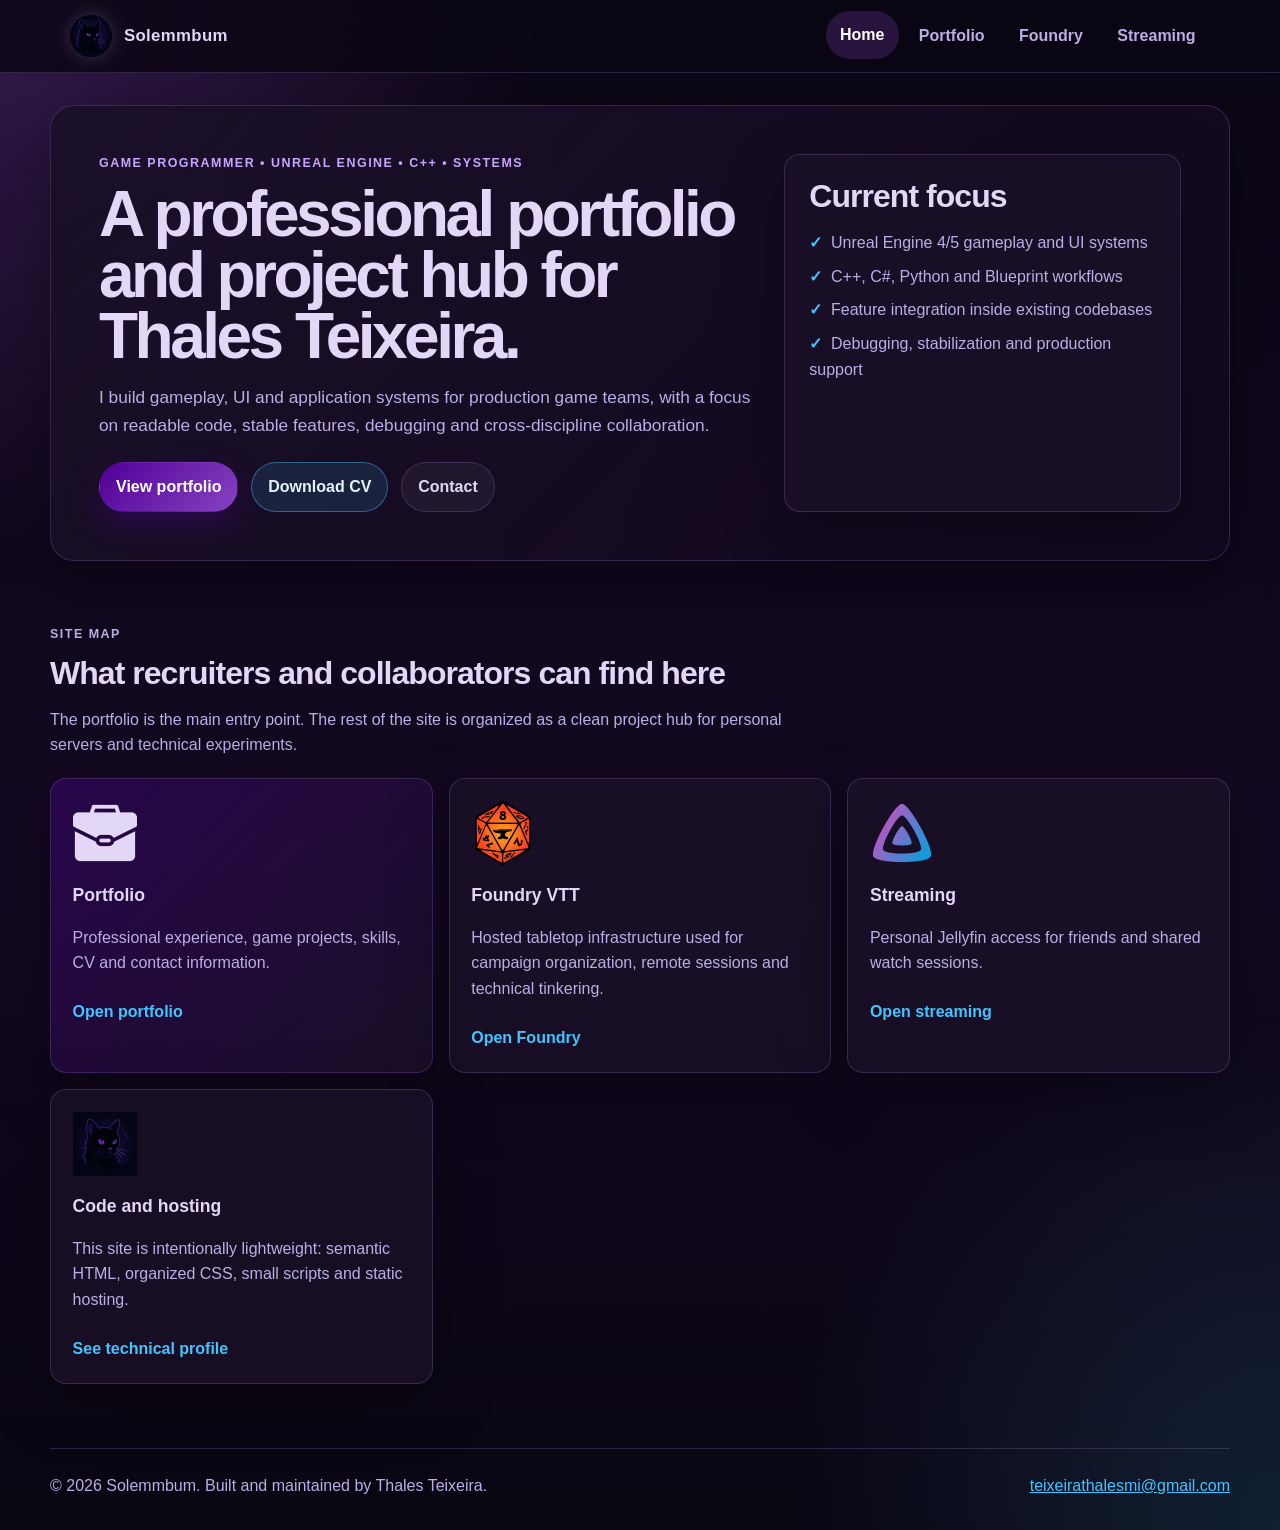
<file: index.html>
<!doctype html>
<html lang="en">
<head>
<meta charset="utf-8"/>
<meta content="width=device-width, initial-scale=1" name="viewport"/>
<meta content="Solemmbum Projects is the professional portfolio and hosted project hub of Thales Teixeira, a game programmer focused on Unreal Engine, C++, gameplay systems, UI systems and production debugging." name="description"/>
<meta content="#500096" name="theme-color"/>
<meta content="Solemmbum Projects - Thales Teixeira" property="og:title"/>
<meta content="Portfolio, game programming work and selected hosted tools by Thales Teixeira." property="og:description"/>
<meta content="website" property="og:type"/>
<meta content="/" property="og:url"/>
<meta content="/images/optimized/logo-256.png" property="og:image"/>
<title>Solemmbum Projects - Thales Teixeira</title>
<link href="/images/optimized/logo-256.png" rel="icon" type="image/png"/>
<link href="/css/SolemmbumSite.css" rel="stylesheet"/>
</head>
<body>
<header class="site-header">
<a class="skip-link" href="#main-content">Skip to content</a>
<nav aria-label="Primary navigation" class="topnav">
<a aria-label="Solemmbum home" class="brand" href="/">
<img alt="" height="42" src="/images/optimized/logo-256.png" width="42"/>
<span>Solemmbum</span>
</a>
<button aria-controls="primary-menu" aria-expanded="false" class="nav-toggle" type="button">
<span class="sr-only">Toggle navigation</span>
<span aria-hidden="true">☰</span>
</button>
<div class="nav-links" id="primary-menu">
<a aria-current="page" class="active" href="/">Home</a><a href="/portfolio/">Portfolio</a><a href="https://foundry.solemmbum.duckdns.org:8443/" rel="noopener noreferrer">Foundry</a><a href="https://streaming.solemmbum.duckdns.org:8443/" rel="noopener noreferrer">Streaming</a>
</div>
</nav>
</header>
<main id="main-content">
<section aria-labelledby="home-title" class="hero hero-home">
<div class="hero-copy">
<p class="eyebrow">Game programmer • Unreal Engine • C++ • Systems</p>
<h1 id="home-title">A professional portfolio and project hub for Thales Teixeira.</h1>
<p class="hero-text">I build gameplay, UI and application systems for production game teams, with a focus on readable code, stable features, debugging and cross-discipline collaboration.</p>
<div aria-label="Primary actions" class="hero-actions">
<a class="button button-primary" href="/portfolio/">View portfolio</a>
<a class="button button-secondary" href="/portfolio/Thales_Teixeira_CV_Game_Programmer.pdf">Download CV</a>
<a class="button button-ghost" href="mailto:teixeirathalesmi@gmail.com">Contact</a>
</div>
</div>
<div aria-label="Professional focus" class="hero-card">
<h2>Current focus</h2>
<ul class="check-list">
<li>Unreal Engine 4/5 gameplay and UI systems</li>
<li>C++, C#, Python and Blueprint workflows</li>
<li>Feature integration inside existing codebases</li>
<li>Debugging, stabilization and production support</li>
</ul>
</div>
</section>
<section aria-labelledby="site-sections-title" class="section-shell">
<div class="section-heading">
<p class="eyebrow">Site map</p>
<h2 id="site-sections-title">What recruiters and collaborators can find here</h2>
<p>The portfolio is the main entry point. The rest of the site is organized as a clean project hub for personal servers and technical experiments.</p>
</div>
<div class="card-grid card-grid-3">
<article class="info-card featured-card">
<img alt="" height="64" src="/images/optimized/portfolio-256.webp" width="64"/>
<h3>Portfolio</h3>
<p>Professional experience, game projects, skills, CV and contact information.</p>
<a class="text-link" href="/portfolio/">Open portfolio</a>
</article>
<article class="info-card">
<img alt="" height="64" src="/images/optimized/foundry-256.webp" width="64"/>
<h3>Foundry VTT</h3>
<p>Hosted tabletop infrastructure used for campaign organization, remote sessions and technical tinkering.</p>
<a class="text-link" href="https://foundry.solemmbum.duckdns.org:8443/" rel="noopener noreferrer">Open Foundry</a>
</article>

<article class="info-card">
<img alt="" height="64" src="/images/optimized/jellyfin-256.webp" width="64"/>
<h3>Streaming</h3>
<p>Personal Jellyfin access for friends and shared watch sessions.</p>
<a class="text-link" href="https://streaming.solemmbum.duckdns.org:8443/" rel="noopener noreferrer">Open streaming</a>
</article>

<article class="info-card">
<img alt="" height="64" src="/images/optimized/logo-256.png" width="64"/>
<h3>Code and hosting</h3>
<p>This site is intentionally lightweight: semantic HTML, organized CSS, small scripts and static hosting.</p>
<a class="text-link" href="/portfolio/#technical-profile">See technical profile</a>
</article>
</div>
</section>
</main>
<footer class="site-footer">
<p>© 2026 Solemmbum. Built and maintained by Thales Teixeira.</p>
<p><a href="mailto:teixeirathalesmi@gmail.com">teixeirathalesmi@gmail.com</a></p>
</footer>
<script defer="" src="/js/site.js"></script>
</body>
</html>
</file>
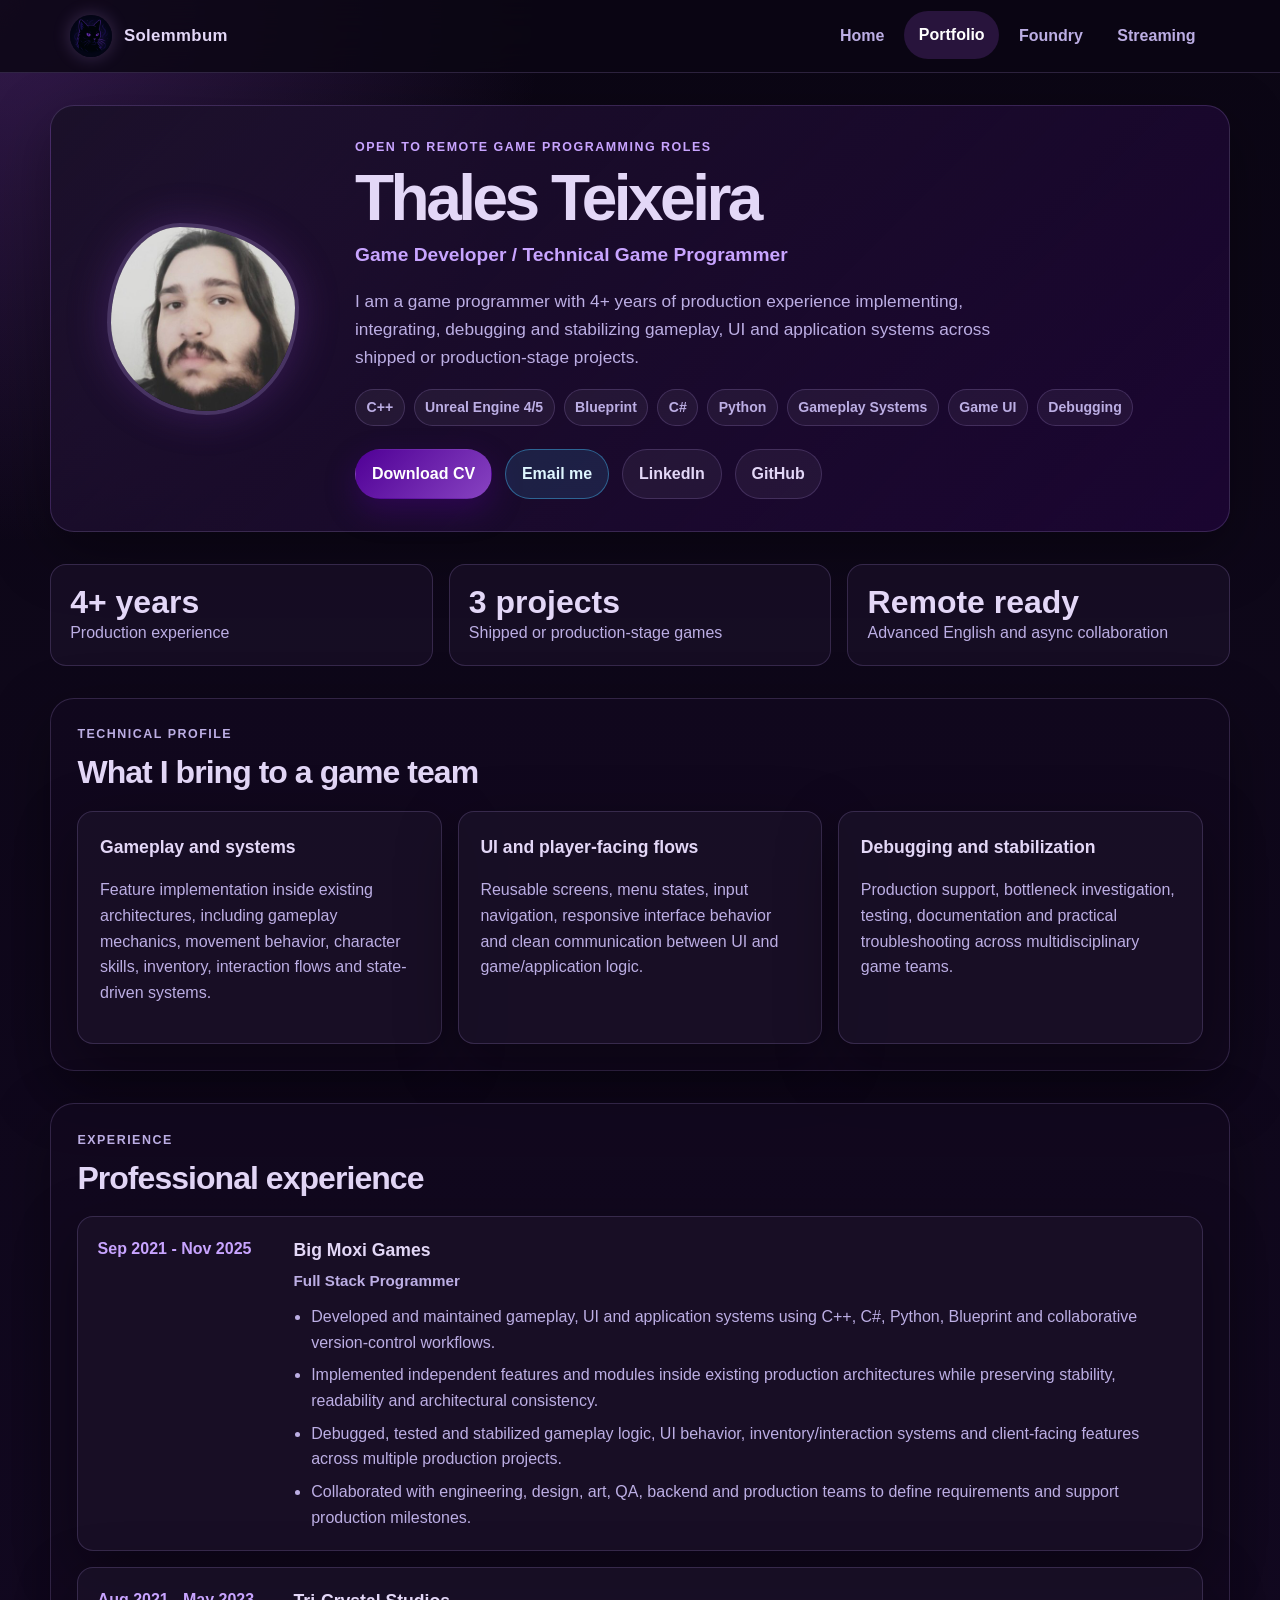
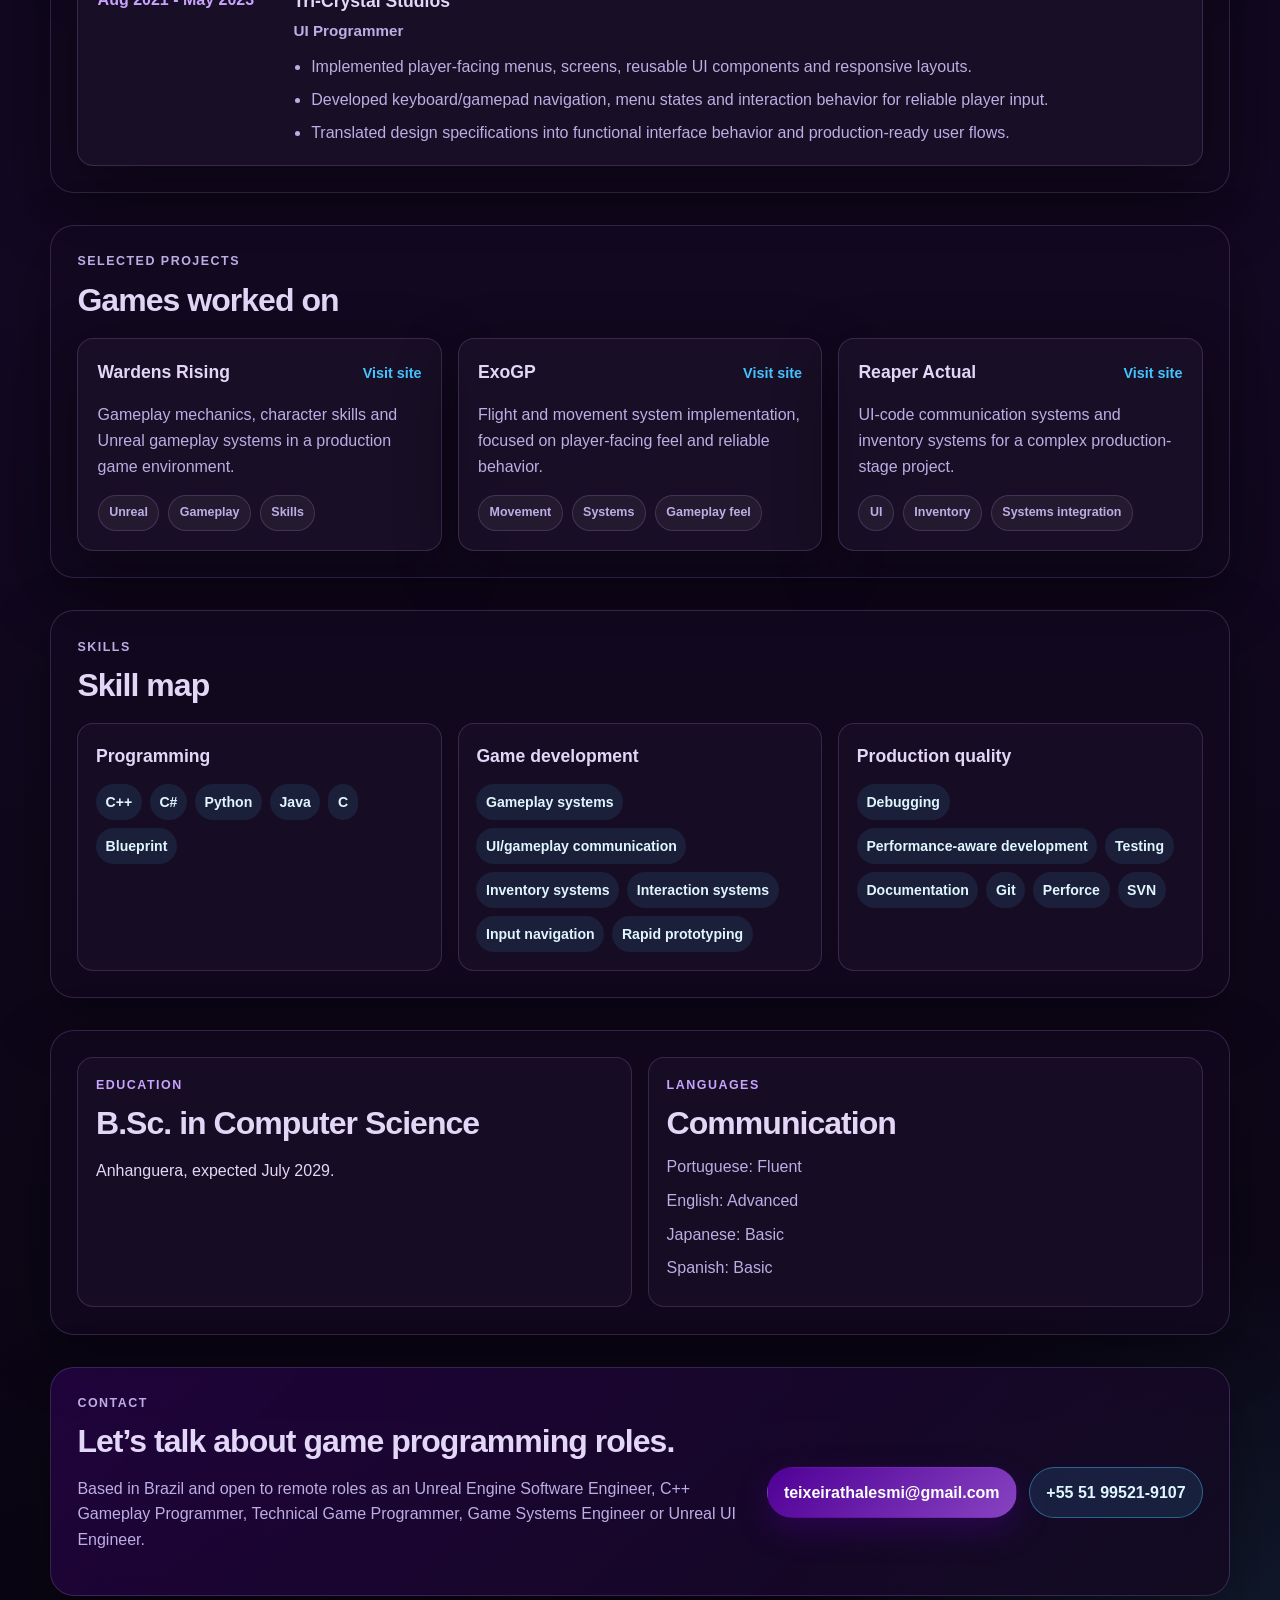
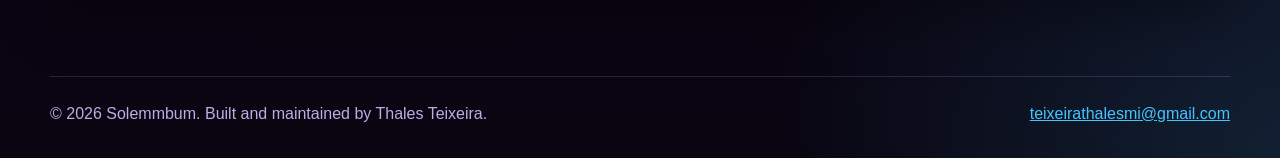
<file: portfolio/index.html>
<!doctype html>
<html lang="en">
<head>
<meta charset="utf-8"/>
<meta content="width=device-width, initial-scale=1" name="viewport"/>
<meta content="Portfolio of Thales Teixeira, game programmer focused on Unreal Engine, C++, gameplay systems, UI systems, debugging and production game development." name="description"/>
<meta content="#500096" name="theme-color"/>
<meta content="Thales Teixeira - Game Programmer Portfolio" property="og:title"/>
<meta content="Unreal Engine, C++, gameplay systems, UI systems and production debugging portfolio." property="og:description"/>
<meta content="profile" property="og:type"/>
<meta content="/portfolio/" property="og:url"/>
<meta content="/images/optimized/thales-profile-384.jpg" property="og:image"/>
<title>Thales Teixeira - Game Programmer Portfolio</title>
<link href="/images/optimized/logo-256.png" rel="icon" type="image/png"/>
<link href="/css/SolemmbumSite.css" rel="stylesheet"/>
<link href="/css/Portfolio.css" rel="stylesheet"/>
</head>
<body>
<header class="site-header">
<a class="skip-link" href="#main-content">Skip to content</a>
<nav aria-label="Primary navigation" class="topnav">
<a aria-label="Solemmbum home" class="brand" href="/">
<img alt="" height="42" src="/images/optimized/logo-256.png" width="42"/>
<span>Solemmbum</span>
</a>
<button aria-controls="primary-menu" aria-expanded="false" class="nav-toggle" type="button">
<span class="sr-only">Toggle navigation</span>
<span aria-hidden="true">☰</span>
</button>
<div class="nav-links" id="primary-menu">
<a href="/">Home</a><a aria-current="page" class="active" href="/portfolio/">Portfolio</a><a href="https://foundry.solemmbum.duckdns.org:8443/" rel="noopener noreferrer">Foundry</a><a href="https://streaming.solemmbum.duckdns.org:8443/" rel="noopener noreferrer">Streaming</a>
</div>
</nav>
</header>
<main class="portfolio-page" id="main-content">
<section aria-labelledby="portfolio-title" class="portfolio-hero reveal">
<div class="profile-media">
<img alt="Portrait of Thales Teixeira" height="192" src="/images/optimized/thales-profile-384.jpg" width="192"/>
</div>
<div class="profile-copy">
<p class="eyebrow">Open to remote game programming roles</p>
<h1 id="portfolio-title">Thales Teixeira</h1>
<p class="role-line">Game Developer / Technical Game Programmer</p>
<p class="hero-text">I am a game programmer with 4+ years of production experience implementing, integrating, debugging and stabilizing gameplay, UI and application systems across shipped or production-stage projects.</p>
<div aria-label="Primary skills" class="tag-cloud">
<span>C++</span><span>Unreal Engine 4/5</span><span>Blueprint</span><span>C#</span><span>Python</span><span>Gameplay Systems</span><span>Game UI</span><span>Debugging</span>
</div>
<div class="hero-actions">
<a class="button button-primary" href="/portfolio/Thales_Teixeira_CV_Game_Programmer.pdf">Download CV</a>
<a class="button button-secondary" href="mailto:teixeirathalesmi@gmail.com">Email me</a>
<a class="button button-ghost" href="https://www.linkedin.com/in/thales-milanezi/" rel="noopener noreferrer">LinkedIn</a>
<a class="button button-ghost" href="https://github.com/Solemmbum" rel="noopener noreferrer">GitHub</a>
</div>
</div>
</section>
<section aria-label="Professional highlights" class="metrics-strip reveal">
<article><strong>4+ years</strong><span>Production experience</span></article>
<article><strong>3 projects</strong><span>Shipped or production-stage games</span></article>
<article><strong>Remote ready</strong><span>Advanced English and async collaboration</span></article>
</section>
<section aria-labelledby="technical-profile-title" class="portfolio-section reveal" id="technical-profile">
<div class="section-heading compact">
<p class="eyebrow">Technical profile</p>
<h2 id="technical-profile-title">What I bring to a game team</h2>
</div>
<div class="card-grid card-grid-3">
<article class="info-card">
<h3>Gameplay and systems</h3>
<p>Feature implementation inside existing architectures, including gameplay mechanics, movement behavior, character skills, inventory, interaction flows and state-driven systems.</p>
</article>
<article class="info-card">
<h3>UI and player-facing flows</h3>
<p>Reusable screens, menu states, input navigation, responsive interface behavior and clean communication between UI and game/application logic.</p>
</article>
<article class="info-card">
<h3>Debugging and stabilization</h3>
<p>Production support, bottleneck investigation, testing, documentation and practical troubleshooting across multidisciplinary game teams.</p>
</article>
</div>
</section>
<section aria-labelledby="experience-title" class="portfolio-section reveal">
<div class="section-heading compact">
<p class="eyebrow">Experience</p>
<h2 id="experience-title">Professional experience</h2>
</div>
<div class="timeline">
<article class="timeline-item">
<div class="timeline-date">Sep 2021 - Nov 2025</div>
<div class="timeline-body">
<h3>Big Moxi Games <span>Full Stack Programmer</span></h3>
<ul>
<li>Developed and maintained gameplay, UI and application systems using C++, C#, Python, Blueprint and collaborative version-control workflows.</li>
<li>Implemented independent features and modules inside existing production architectures while preserving stability, readability and architectural consistency.</li>
<li>Debugged, tested and stabilized gameplay logic, UI behavior, inventory/interaction systems and client-facing features across multiple production projects.</li>
<li>Collaborated with engineering, design, art, QA, backend and production teams to define requirements and support production milestones.</li>
</ul>
</div>
</article>
<article class="timeline-item">
<div class="timeline-date">Aug 2021 - May 2023</div>
<div class="timeline-body">
<h3>Tri-Crystal Studios <span>UI Programmer</span></h3>
<ul>
<li>Implemented player-facing menus, screens, reusable UI components and responsive layouts.</li>
<li>Developed keyboard/gamepad navigation, menu states and interaction behavior for reliable player input.</li>
<li>Translated design specifications into functional interface behavior and production-ready user flows.</li>
</ul>
</div>
</article>
</div>
</section>
<section aria-labelledby="projects-title" class="portfolio-section reveal">
<div class="section-heading compact">
<p class="eyebrow">Selected projects</p>
<h2 id="projects-title">Games worked on</h2>
</div>
<div class="project-grid">
<article class="project-card">
<div class="project-header">
<h3>Wardens Rising</h3>
<a href="https://wardensrising.com" rel="noopener noreferrer">Visit site</a>
</div>
<p>Gameplay mechanics, character skills and Unreal gameplay systems in a production game environment.</p>
<div class="tag-cloud small"><span>Unreal</span><span>Gameplay</span><span>Skills</span></div>
</article>
<article class="project-card">
<div class="project-header">
<h3>ExoGP</h3>
<a href="https://planetatmos.com/exogp" rel="noopener noreferrer">Visit site</a>
</div>
<p>Flight and movement system implementation, focused on player-facing feel and reliable behavior.</p>
<div class="tag-cloud small"><span>Movement</span><span>Systems</span><span>Gameplay feel</span></div>
</article>
<article class="project-card">
<div class="project-header">
<h3>Reaper Actual</h3>
<a href="https://www.reaperactual.com" rel="noopener noreferrer">Visit site</a>
</div>
<p>UI-code communication systems and inventory systems for a complex production-stage project.</p>
<div class="tag-cloud small"><span>UI</span><span>Inventory</span><span>Systems integration</span></div>
</article>
</div>
</section>
<section aria-labelledby="skills-title" class="portfolio-section reveal">
<div class="section-heading compact">
<p class="eyebrow">Skills</p>
<h2 id="skills-title">Skill map</h2>
</div>
<div class="skills-layout">
<article>
<h3>Programming</h3>
<ul class="skill-list"><li>C++</li><li>C#</li><li>Python</li><li>Java</li><li>C</li><li>Blueprint</li></ul>
</article>
<article>
<h3>Game development</h3>
<ul class="skill-list"><li>Gameplay systems</li><li>UI/gameplay communication</li><li>Inventory systems</li><li>Interaction systems</li><li>Input navigation</li><li>Rapid prototyping</li></ul>
</article>
<article>
<h3>Production quality</h3>
<ul class="skill-list"><li>Debugging</li><li>Performance-aware development</li><li>Testing</li><li>Documentation</li><li>Git</li><li>Perforce</li><li>SVN</li></ul>
</article>
</div>
</section>
<section aria-labelledby="education-title" class="portfolio-section reveal">
<div class="two-column">
<article>
<p class="eyebrow">Education</p>
<h2 id="education-title">B.Sc. in Computer Science</h2>
<p>Anhanguera, expected July 2029.</p>
</article>
<article>
<p class="eyebrow">Languages</p>
<h2>Communication</h2>
<ul class="inline-list"><li>Portuguese: Fluent</li><li>English: Advanced</li><li>Japanese: Basic</li><li>Spanish: Basic</li></ul>
</article>
</div>
</section>
<section aria-labelledby="contact-title" class="portfolio-section contact-panel reveal">
<div>
<p class="eyebrow">Contact</p>
<h2 id="contact-title">Let’s talk about game programming roles.</h2>
<p>Based in Brazil and open to remote roles as an Unreal Engine Software Engineer, C++ Gameplay Programmer, Technical Game Programmer, Game Systems Engineer or Unreal UI Engineer.</p>
</div>
<div class="contact-actions">
<a class="button button-primary" href="mailto:teixeirathalesmi@gmail.com">teixeirathalesmi@gmail.com</a>
<a class="button button-secondary" href="tel:+5551995219107">+55 51 99521-9107</a>
</div>
</section>
</main>
<footer class="site-footer">
<p>© 2026 Solemmbum. Built and maintained by Thales Teixeira.</p>
<p><a href="mailto:teixeirathalesmi@gmail.com">teixeirathalesmi@gmail.com</a></p>
</footer>
<script defer="" src="/js/site.js"></script>
<script defer="" src="/js/portfolio.js"></script>
</body>
</html>
</file>
<file: css/SolemmbumSite.css>
:root {
  color-scheme: dark;
  --color-primary: #500096;
  --color-primary-light: #8743c1;
  --color-bg: #0b0614;
  --color-bg-elevated: #12091f;
  --color-card: #1a1028;
  --color-card-strong: #241539;
  --color-text: #e3d7f7;
  --color-muted: #bcaee4;
  --color-accent: #c8a4ff;
  --color-link: #44c4ff;
  --color-border: rgba(200, 164, 255, 0.18);
  --shadow-soft: 0 20px 60px rgba(0, 0, 0, 0.35);
  --shadow-glow: 0 0 40px rgba(135, 67, 193, 0.28);
  --radius-lg: 24px;
  --radius-md: 16px;
  --radius-sm: 10px;
  --content-width: 1180px;
}

* {
  box-sizing: border-box;
}

html {
  scroll-behavior: smooth;
}

body {
  margin: 0;
  min-height: 100vh;
  font-family: Inter, "Segoe UI", Roboto, Arial, sans-serif;
  line-height: 1.6;
  background:
    radial-gradient(circle at top left, rgba(135, 67, 193, 0.32), transparent 34rem),
    radial-gradient(circle at bottom right, rgba(68, 196, 255, 0.14), transparent 32rem),
    linear-gradient(180deg, #0b0614 0%, #130922 56%, #090511 100%);
  color: var(--color-text);
}

img {
  max-width: 100%;
  height: auto;
}

a {
  color: var(--color-link);
}

a:hover {
  color: var(--color-accent);
}

.sr-only,
.skip-link:not(:focus) {
  position: absolute;
  width: 1px;
  height: 1px;
  padding: 0;
  margin: -1px;
  overflow: hidden;
  clip: rect(0, 0, 0, 0);
  white-space: nowrap;
  border: 0;
}

.skip-link:focus {
  position: fixed;
  top: 1rem;
  left: 1rem;
  z-index: 99;
  padding: 0.75rem 1rem;
  border-radius: var(--radius-sm);
  background: var(--color-link);
  color: #03101a;
  font-weight: 800;
}

.site-header {
  position: sticky;
  top: 0;
  z-index: 20;
  border-bottom: 1px solid var(--color-border);
  background: rgba(11, 6, 20, 0.84);
  backdrop-filter: blur(18px);
}

.topnav {
  max-width: var(--content-width);
  margin: 0 auto;
  min-height: 72px;
  padding: 0 1.25rem;
  display: flex;
  align-items: center;
  gap: 1rem;
}

.brand {
  display: inline-flex;
  align-items: center;
  gap: 0.75rem;
  color: var(--color-text);
  text-decoration: none;
  font-size: 1.05rem;
  font-weight: 800;
  letter-spacing: 0.02em;
}

.brand img {
  border-radius: 50%;
  box-shadow: 0 0 18px rgba(200, 164, 255, 0.24);
}

.nav-links {
  margin-left: auto;
  display: flex;
  align-items: center;
  gap: 0.35rem;
}

.nav-links a {
  color: var(--color-muted);
  text-decoration: none;
  padding: 0.7rem 0.9rem;
  border-radius: 999px;
  font-weight: 650;
  transition: color 160ms ease, background 160ms ease, transform 160ms ease;
}

.nav-links a:hover,
.nav-links a.active {
  color: #fff;
  background: rgba(135, 67, 193, 0.24);
  transform: translateY(-1px);
}

.nav-toggle {
  display: none;
  margin-left: auto;
  border: 1px solid var(--color-border);
  border-radius: var(--radius-sm);
  background: rgba(255, 255, 255, 0.04);
  color: var(--color-text);
  padding: 0.6rem 0.75rem;
  font-size: 1.15rem;
}

main {
  width: min(100% - 2rem, var(--content-width));
  margin: 0 auto;
}

.hero,
.section-shell,
.portfolio-section,
.resource-hero {
  margin: 2rem 0;
}

.hero {
  display: grid;
  grid-template-columns: minmax(0, 1.25fr) minmax(280px, 0.75fr);
  gap: 1.5rem;
  align-items: stretch;
  padding: 3rem;
  border: 1px solid var(--color-border);
  border-radius: var(--radius-lg);
  background: linear-gradient(135deg, rgba(26, 16, 40, 0.96), rgba(18, 9, 31, 0.82));
  box-shadow: var(--shadow-soft);
}

.eyebrow {
  margin: 0 0 0.65rem;
  color: var(--color-accent);
  font-size: 0.78rem;
  font-weight: 800;
  letter-spacing: 0.12em;
  text-transform: uppercase;
}

h1,
h2,
h3,
p {
  overflow-wrap: anywhere;
}

h1 {
  margin: 0;
  font-size: clamp(2.35rem, 5vw, 4.85rem);
  line-height: 0.95;
  letter-spacing: -0.055em;
}

h2 {
  margin: 0;
  font-size: clamp(1.6rem, 2.5vw, 2.35rem);
  line-height: 1.1;
  letter-spacing: -0.03em;
}

h3 {
  margin: 0;
  font-size: 1.1rem;
}

.hero-text,
.section-heading p,
.info-card p,
.project-card p,
.contact-panel p {
  color: var(--color-muted);
}

.hero-text {
  max-width: 68ch;
  font-size: 1.08rem;
}

.hero-actions,
.contact-actions {
  display: flex;
  flex-wrap: wrap;
  gap: 0.8rem;
  margin-top: 1.4rem;
}

.button {
  display: inline-flex;
  align-items: center;
  justify-content: center;
  min-height: 44px;
  padding: 0.72rem 1rem;
  border: 1px solid transparent;
  border-radius: 999px;
  font-weight: 800;
  text-decoration: none;
  transition: transform 160ms ease, border-color 160ms ease, background 160ms ease, box-shadow 160ms ease;
}

.button:hover {
  transform: translateY(-2px);
}

.button-primary {
  background: linear-gradient(135deg, var(--color-primary), var(--color-primary-light));
  color: #fff;
  box-shadow: 0 12px 30px rgba(80, 0, 150, 0.35);
}

.button-secondary {
  background: rgba(68, 196, 255, 0.12);
  border-color: rgba(68, 196, 255, 0.42);
  color: #dff6ff;
}

.button-ghost {
  background: rgba(255, 255, 255, 0.05);
  border-color: var(--color-border);
  color: var(--color-text);
}

.hero-card,
.info-card,
.project-card,
.timeline-item,
.resource-card {
  border: 1px solid var(--color-border);
  border-radius: var(--radius-md);
  background: rgba(26, 16, 40, 0.82);
  box-shadow: var(--shadow-soft);
}

.hero-card {
  padding: 1.5rem;
}

.check-list,
.skill-list,
.inline-list {
  padding: 0;
  margin: 1rem 0 0;
  list-style: none;
}

.check-list li,
.skill-list li,
.inline-list li {
  margin: 0.5rem 0;
  color: var(--color-muted);
}

.check-list li::before {
  content: "✓";
  color: var(--color-link);
  margin-right: 0.55rem;
  font-weight: 900;
}

.section-shell {
  padding: 2rem 0;
}

.section-heading {
  max-width: 760px;
  margin-bottom: 1.25rem;
}

.section-heading.compact {
  margin-bottom: 1.25rem;
}

.card-grid {
  display: grid;
  gap: 1rem;
}

.card-grid-3 {
  grid-template-columns: repeat(3, minmax(0, 1fr));
}

.info-card {
  padding: 1.35rem;
}

.info-card img {
  display: block;
  width: 64px;
  height: 64px;
  margin-bottom: 1rem;
  object-fit: contain;
}

.featured-card {
  background: linear-gradient(135deg, rgba(80, 0, 150, 0.36), rgba(26, 16, 40, 0.92));
}

.text-link {
  display: inline-flex;
  margin-top: 0.45rem;
  font-weight: 800;
  text-decoration: none;
}

.site-footer {
  width: min(100% - 2rem, var(--content-width));
  margin: 2rem auto 0;
  padding: 1.5rem 0 2rem;
  border-top: 1px solid var(--color-border);
  color: var(--color-muted);
  display: flex;
  justify-content: space-between;
  gap: 1rem;
  flex-wrap: wrap;
}

.site-footer p {
  margin: 0;
}

.reveal {
  opacity: 0;
  transform: translateY(18px);
  transition: opacity 520ms ease, transform 520ms ease;
}

.reveal.visible {
  opacity: 1;
  transform: translateY(0);
}

@media (max-width: 920px) {
  .hero,
  .portfolio-hero,
  .contact-panel {
    grid-template-columns: 1fr;
    padding: 2rem;
  }

  .card-grid-3 {
    grid-template-columns: 1fr 1fr;
  }
}

@media (max-width: 760px) {
  .topnav {
    flex-wrap: wrap;
    padding-block: 0.75rem;
  }

  .nav-toggle {
    display: inline-flex;
  }

  .nav-links {
    display: none;
    width: 100%;
    margin-left: 0;
    flex-direction: column;
    align-items: stretch;
  }

  .nav-links.open {
    display: flex;
  }

  .nav-links a {
    border-radius: var(--radius-sm);
  }

  .hero,
  .portfolio-hero {
    padding: 1.25rem;
  }

  .card-grid-3,
  .project-grid,
  .skills-layout,
  .two-column {
    grid-template-columns: 1fr;
  }

  .site-footer {
    display: block;
  }

  .site-footer p + p {
    margin-top: 0.4rem;
  }
}
</file>
<file: css/Portfolio.css>
.portfolio-page {
  padding-bottom: 1rem;
}

.portfolio-hero {
  margin: 2rem 0;
  display: grid;
  grid-template-columns: 240px minmax(0, 1fr);
  gap: 2rem;
  align-items: center;
  padding: 2rem;
  border: 1px solid var(--color-border);
  border-radius: var(--radius-lg);
  background: linear-gradient(135deg, rgba(26, 16, 40, 0.96), rgba(80, 0, 150, 0.20));
  box-shadow: var(--shadow-soft);
}

.profile-media {
  display: grid;
  place-items: center;
}

.profile-media img {
  width: 192px;
  height: 192px;
  object-fit: cover;
  border: 4px solid rgba(200, 164, 255, 0.26);
  border-radius: 38% 62% 48% 52% / 52% 44% 56% 48%;
  box-shadow: var(--shadow-glow);
}

.role-line {
  margin: 0.7rem 0 0;
  color: var(--color-accent);
  font-size: 1.2rem;
  font-weight: 800;
}

.tag-cloud {
  display: flex;
  flex-wrap: wrap;
  gap: 0.55rem;
  margin-top: 1rem;
}

.tag-cloud span {
  padding: 0.42rem 0.66rem;
  border: 1px solid var(--color-border);
  border-radius: 999px;
  background: rgba(255, 255, 255, 0.05);
  color: var(--color-muted);
  font-size: 0.88rem;
  font-weight: 700;
}

.tag-cloud.small {
  margin-top: 0.8rem;
}

.tag-cloud.small span {
  font-size: 0.78rem;
}

.metrics-strip {
  display: grid;
  grid-template-columns: repeat(3, 1fr);
  gap: 1rem;
  margin: 1rem 0 2rem;
}

.metrics-strip article {
  padding: 1.2rem;
  border: 1px solid var(--color-border);
  border-radius: var(--radius-md);
  background: rgba(26, 16, 40, 0.70);
}

.metrics-strip strong {
  display: block;
  font-size: clamp(1.4rem, 3vw, 2rem);
  line-height: 1.1;
}

.metrics-strip span {
  color: var(--color-muted);
}

.portfolio-section {
  padding: 1.65rem;
  border: 1px solid var(--color-border);
  border-radius: var(--radius-lg);
  background: rgba(18, 9, 31, 0.72);
  box-shadow: var(--shadow-soft);
}

.portfolio-section + .portfolio-section {
  margin-top: 1.25rem;
}

.timeline {
  display: grid;
  gap: 1rem;
}

.timeline-item {
  display: grid;
  grid-template-columns: 180px minmax(0, 1fr);
  gap: 1rem;
  padding: 1.2rem;
}

.timeline-date {
  color: var(--color-accent);
  font-weight: 800;
}

.timeline-body h3 {
  margin-bottom: 0.7rem;
}

.timeline-body h3 span {
  display: block;
  margin-top: 0.25rem;
  color: var(--color-muted);
  font-size: 0.95rem;
  font-weight: 650;
}

.timeline-body ul {
  margin: 0;
  padding-left: 1.1rem;
  color: var(--color-muted);
}

.timeline-body li + li {
  margin-top: 0.45rem;
}

.project-grid,
.skills-layout,
.two-column {
  display: grid;
  gap: 1rem;
}

.project-grid {
  grid-template-columns: repeat(3, minmax(0, 1fr));
}

.project-card {
  padding: 1.2rem;
}

.project-header {
  display: flex;
  align-items: baseline;
  justify-content: space-between;
  gap: 1rem;
  margin-bottom: 0.75rem;
}

.project-header a {
  white-space: nowrap;
  font-size: 0.9rem;
  font-weight: 800;
  text-decoration: none;
}

.skills-layout,
.two-column {
  grid-template-columns: repeat(3, minmax(0, 1fr));
}

.two-column {
  grid-template-columns: 1fr 1fr;
}

.skills-layout article,
.two-column article {
  padding: 1.1rem;
  border: 1px solid var(--color-border);
  border-radius: var(--radius-md);
  background: rgba(26, 16, 40, 0.72);
}

.skill-list {
  display: flex;
  flex-wrap: wrap;
  gap: 0.5rem;
  margin-top: 0.9rem;
}

.skill-list li {
  margin: 0;
  padding: 0.42rem 0.6rem;
  border-radius: 999px;
  background: rgba(68, 196, 255, 0.10);
  color: #dff6ff;
  font-weight: 700;
  font-size: 0.88rem;
}

.inline-list {
  margin-top: 0.8rem;
}

.contact-panel {
  display: grid;
  grid-template-columns: minmax(0, 1fr) auto;
  gap: 1rem;
  align-items: center;
  background: linear-gradient(135deg, rgba(80, 0, 150, 0.30), rgba(18, 9, 31, 0.86));
}

.contact-actions {
  justify-content: flex-end;
}

@media (max-width: 920px) {
  .project-grid,
  .skills-layout {
    grid-template-columns: 1fr 1fr;
  }

  .metrics-strip {
    grid-template-columns: 1fr;
  }
}

@media (max-width: 760px) {
  .portfolio-hero,
  .timeline-item,
  .project-grid,
  .skills-layout,
  .two-column,
  .contact-panel {
    grid-template-columns: 1fr;
  }

  .profile-media {
    justify-content: start;
  }

  .contact-actions {
    justify-content: flex-start;
  }
}
</file>
